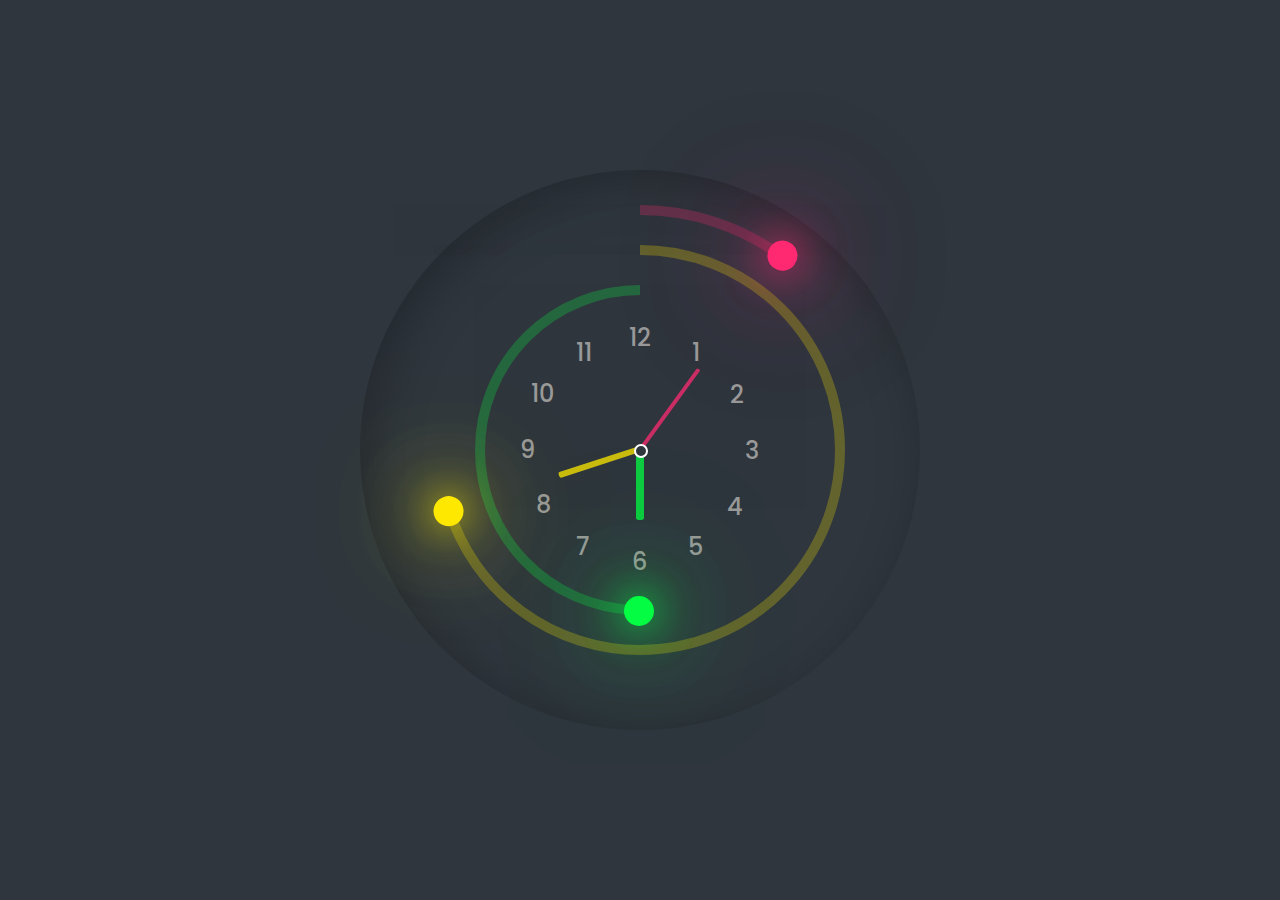
<file: analogclock/index.html>
<!DOCTYPE html>
<html lang="en">

<head>
    <meta charset="UTF-8">
    <meta http-equiv="X-UA-Compatible" content="IE=edge">
    <meta name="viewport" content="width=device-width, initial-scale=1.0">
    <link rel="preconnect" href="https://fonts.googleapis.com">
    <link rel="preconnect" href="https://fonts.gstatic.com" crossorigin>
    <link
        href="https://fonts.googleapis.com/css2?family=Oleo+Script:wght@400;700&family=Poppins:ital,wght@0,100;0,200;0,300;0,400;0,500;0,600;0,700;0,800;0,900;1,100;1,200;1,300;1,400;1,500;1,600;1,700;1,800;1,900&display=swap"
        rel="stylesheet">
    <link rel="stylesheet" href="style.css">
    <title>Digital Clock</title>
</head>

<body>

    <main>
        <div class="clock">
            <div id="time">

                <div class="circle" style="--clr:#ff2972">
                    <div class="dots sec_dot"></div>
                    <svg>
                        <circle cx="120" cy="120" r="120" id="ss"></circle>
                    </svg>
                </div>
                <div class="circle" style="--clr:#fee800">
                    <div class="dots min_dot"></div>
                    <svg>
                        <circle cx="100" cy="100" r="100" id="mm"></circle>
                    </svg>
                </div>
                <div class="circle" style="--clr:#04fc43">
                    <div class="dots hr_dot"></div>
                    <svg>
                        <circle cx="80" cy="80" r="80" id="hh"></circle>
                    </svg>
                </div>

                <div class="niddles" style="--clr2: #ff2972;" id="sc"><i></i></div>
                <div class="niddles niddle2" style="--clr2: #fee800;" id="mn"><i></i></div>
                <div class="niddles niddle3" style="--clr2: #04fc43;" id="hr"><i></i></div>

                <span style="--i:1;"><b>1</b></span>
                <span style="--i:2;"><b>2</b></span>
                <span style="--i:3;"><b>3</b></span>
                <span style="--i:4;"><b>4</b></span>
                <span style="--i:5;"><b>5</b></span>
                <span style="--i:6;"><b>6</b></span>
                <span style="--i:7;"><b>7</b></span>
                <span style="--i:8;"><b>8</b></span>
                <span style="--i:9;"><b>9</b></span>
                <span style="--i:10;"><b>10</b></span>
                <span style="--i:11;"><b>11</b></span>
                <span style="--i:12;"><b>12</b></span>

            </div>
        </div>
    </main>

    <script src="script.js"></script>
</body>

</html>
</file>
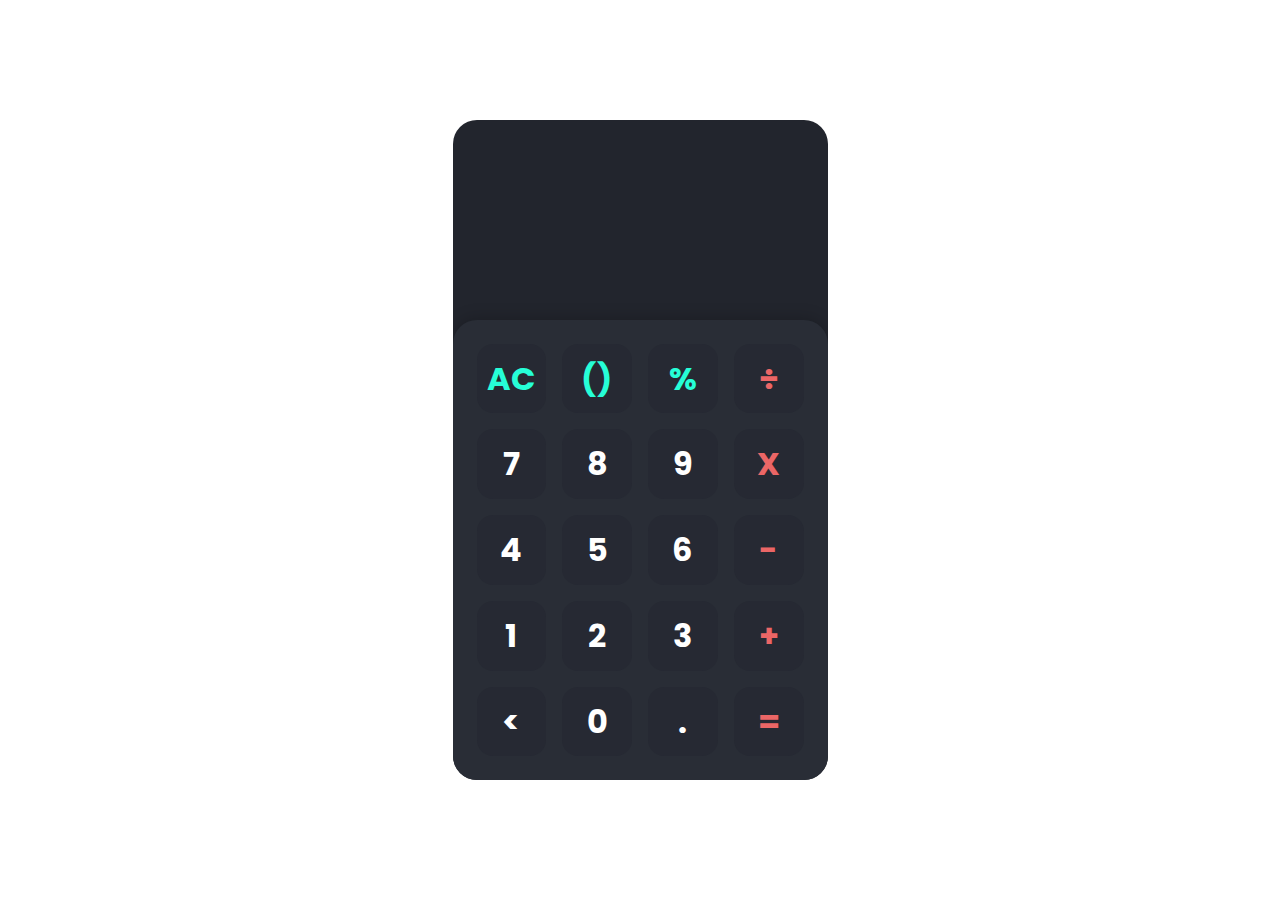
<file: calculators/index.html>
<!DOCTYPE html>
<html lang="en">

<head>
    <meta charset="UTF-8">
    <meta http-equiv="X-UA-Compatible" content="IE=edge">
    <meta name="viewport" content="width=device-width, initial-scale=1.0">
    <link rel="preconnect" href="https://fonts.googleapis.com">
    <link rel="preconnect" href="https://fonts.gstatic.com" crossorigin>
    <link
        href="https://fonts.googleapis.com/css2?family=Oleo+Script:wght@400;700&family=Poppins:ital,wght@0,100;0,200;0,300;0,400;0,500;0,600;0,700;0,800;0,900;1,100;1,200;1,300;1,400;1,500;1,600;1,700;1,800;1,900&display=swap"
        rel="stylesheet">
    <link rel="stylesheet" href="index.css" />
    <title>Calculator</title>
</head>

<body>

    <main class="main_container">
        <div class="app">
            <div class="calculator">
                
                <div class="display">
                    <div class="content">
                        <div class="input">
                            
                        </div>
                        <div class="output"></div>
                    </div>
                </div>

                <div class="keys">

                    <div data-key="clear" class="key action">
                        <span>AC</span>
                    </div>
                    <div data-key="brackets" class="key action">
                        <span>()</span>
                    </div>
                    <div data-key="%" class="key action">
                        <span>%</span>
                    </div>
                    <div data-key="/" class="key operator">
                        <span>÷</span>
                    </div>

                    <div data-key="7" class="key">
                        <span>7</span>
                    </div>
                    <div data-key="8" class="key">
                        <span>8</span>
                    </div>
                    <div data-key="9" class="key">
                        <span>9</span>
                    </div>
                    <div data-key="*" class="key operator">
                        <span>X</span>
                    </div>

                    <div data-key="4" class="key">
                        <span>4</span>
                    </div>
                    <div data-key="5" class="key">
                        <span>5</span>
                    </div>
                    <div data-key="6" class="key">
                        <span>6</span>
                    </div>
                    <div data-key="-" class="key operator">
                        <span> -</span>
                    </div>

                    <div data-key="1" class="key">
                        <span>1</span>
                    </div>
                    <div data-key="2" class="key">
                        <span>2</span>
                    </div>
                    <div data-key="3" class="key">
                        <span>3</span>
                    </div>
                    <div data-key="+" class="key operator">
                        <span>+</span>
                    </div>

                    <div data-key="backspace" class="key">
                        <span>&lt;</span>
                    </div>
                    <div data-key="0" class="key">
                        <span>0</span>
                    </div>
                    <div data-key="." class="key">
                        <span>.</span>
                    </div>
                    <div data-key="=" class="key operator">
                        <span> = </span>
                    </div>

                </div>
            </div>
        </div>
    </main>

    <script src="index.js"></script>
</body>

</html>
</file>
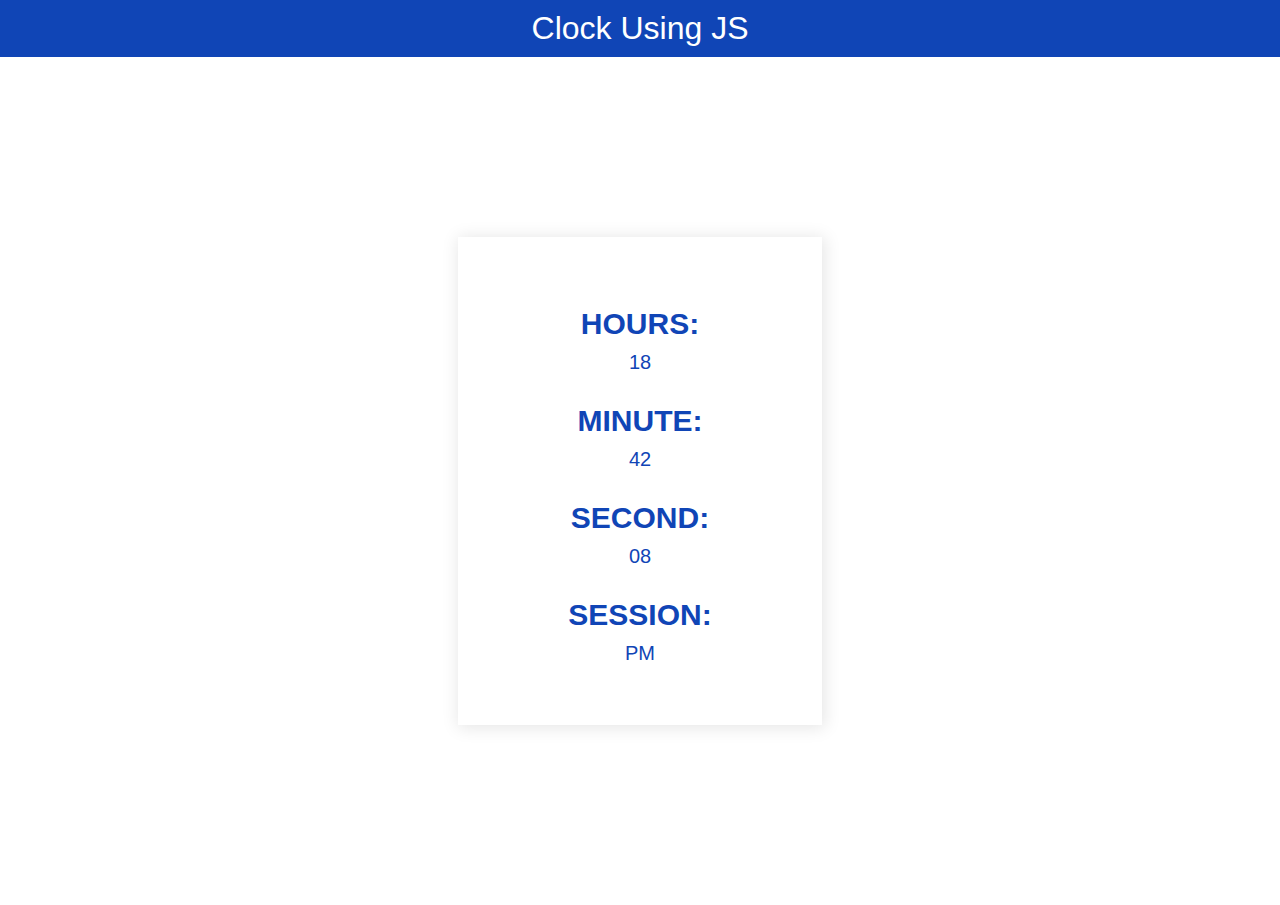
<file: digitalclock/index.html>
<!DOCTYPE html>
<html lang="en">

<head>
    <meta charset="UTF-8">
    <meta http-equiv="X-UA-Compatible" content="IE=edge">
    <meta name="viewport" content="width=device-width, initial-scale=1.0">
    <link rel="stylesheet" href="style.css">
    <title>Clock Using Js</title>
</head>

<body>
    <div class="container">
        <h1>Clock Using JS</h1>
    </div>

    <div class="container-main">

        <div class="hr-con container-det">
            <h3>HOURS:</h3>
            <span id="hrs">00</span>
        </div>

        <div class="min-con container-det">
            <h3>MINUTE:</h3>
            <span id="min">00</span>
        </div>

        <div class="sec-con container-det">
            <h3>SECOND:</h3>
            <span id="sec">00</span>
        </div>

        <div class="sess-con container-det">
            <h3>SESSION:</h3>
            <span id="sess">00</span>
        </div>

    </div>




    <script src="script.js"></script>
</body>

</html>
</file>
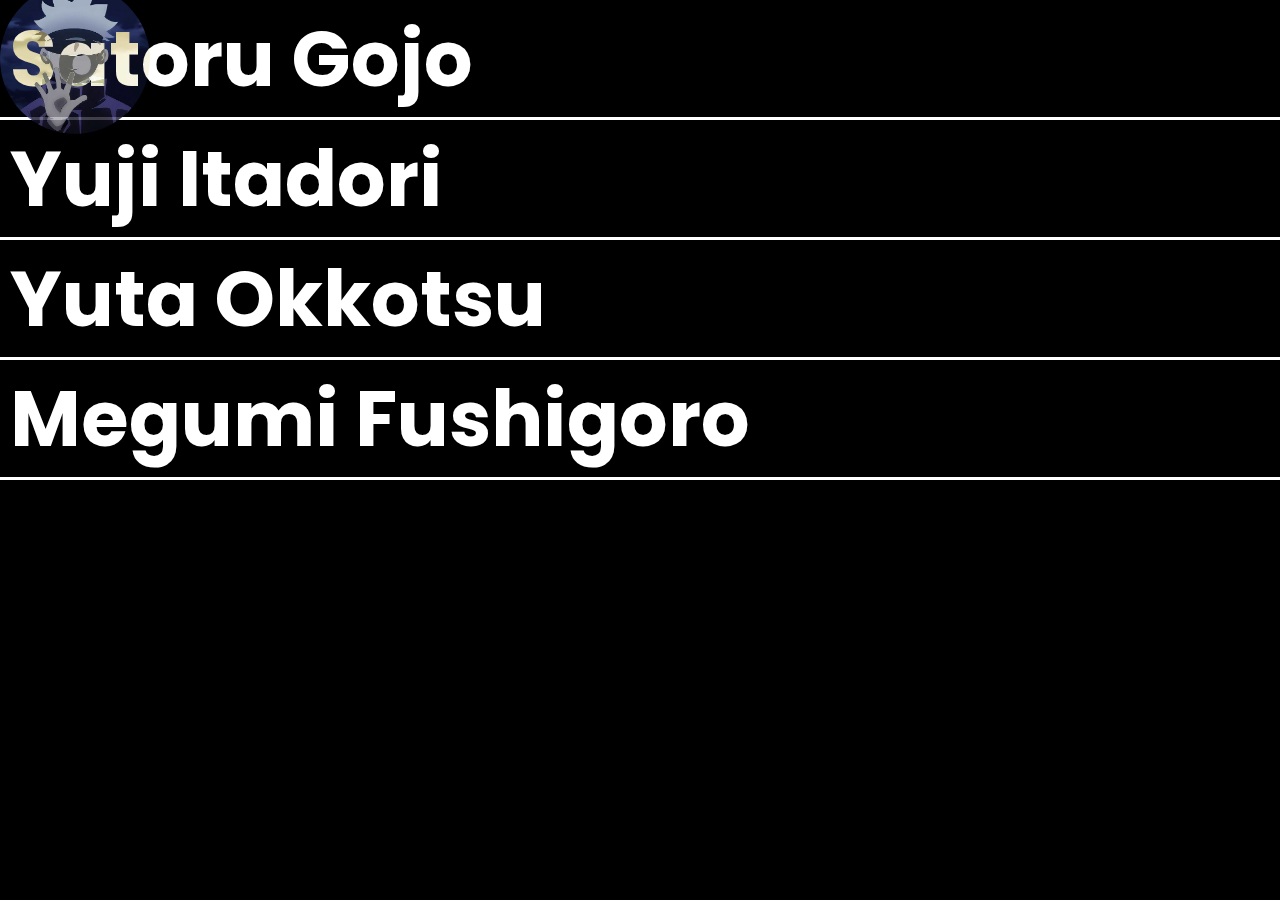
<file: multiimage/index.html>
<!DOCTYPE html>
<html lang="en">
<head>
    <meta charset="UTF-8">
    <meta http-equiv="X-UA-Compatible" content="IE=edge">
    <meta name="viewport" content="width=device-width, initial-scale=1.0">
    <link rel="stylesheet" href="style.css">
    <title>Multiple Image Hovering</title>
</head>
<body>

    <div id="main_container">
        <div class="elem">
            <h1>Satoru Gojo</h1>
            <img src="satoru_gojo.jpg" alt="satoru_gojo">
        </div>
        <div class="elem">
            <h1>Yuji Itadori</h1>
            <img src="yuji_itadori.jpg" alt="yuji_itadori">
        </div>
        <div class="elem">
            <h1>Yuta Okkotsu</h1>
            <img src="yuta_okkotsu.jpg" alt="yuta_okkotsu">
        </div>
        <div class="elem">
            <h1>Megumi Fushigoro</h1>
            <img src="megumi_fushigoro.jpg" alt="megumi_fushigoro">
        </div>
    </div>
    
    <script src="script.js"></script>
</body>
</html>
</file>
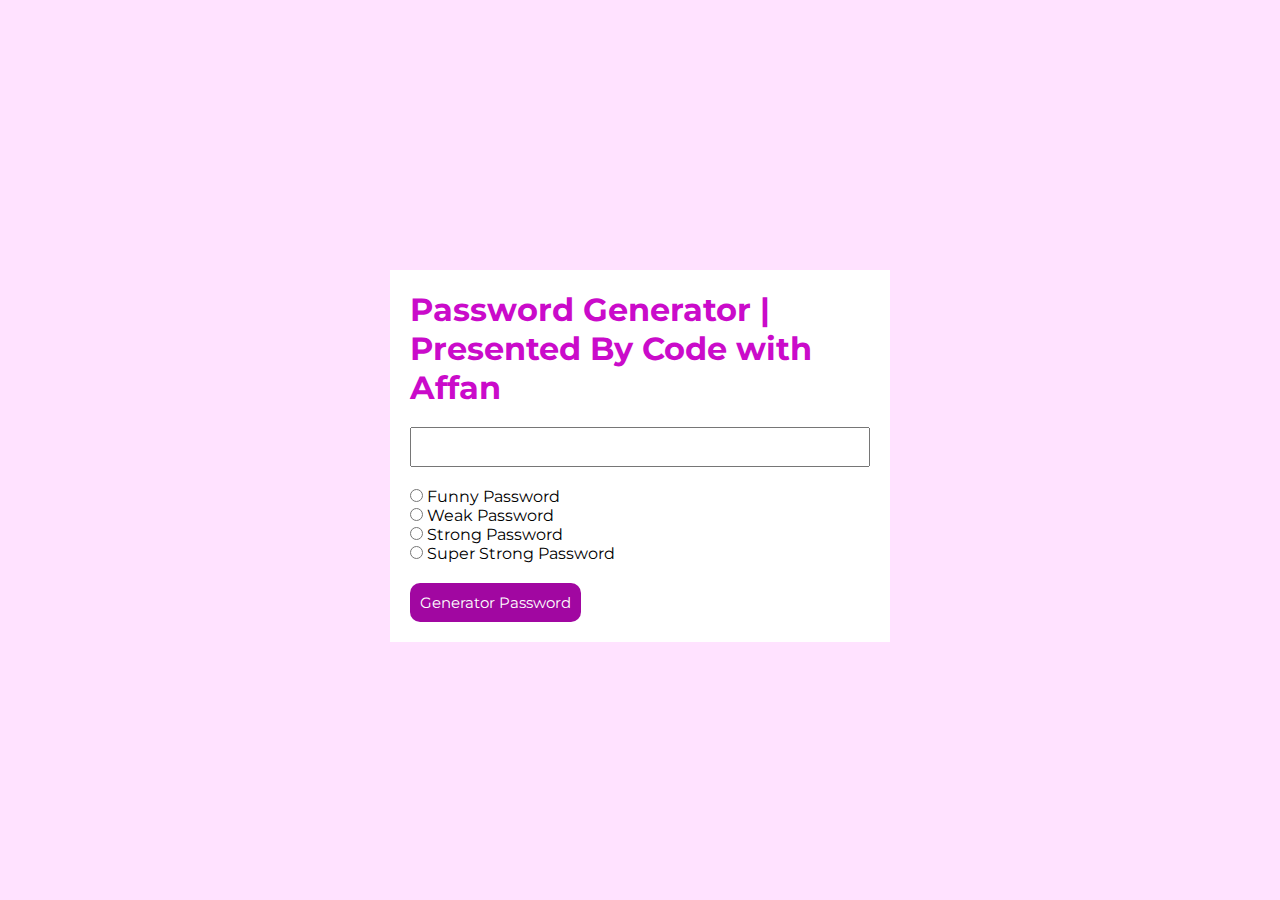
<file: passwordgenerator/index.html>
<!DOCTYPE html>
<html lang="en">

<head>
    <meta charset="UTF-8">
    <meta http-equiv="X-UA-Compatible" content="IE=edge">
    <meta name="viewport" content="width=device-width, initial-scale=1.0">
    <link rel="stylesheet" href="style.css">
    <title>Password Generator | Presented by code with affan</title>
</head>

<body>

    <div class="container-pass">
        <h1>Password Generator | Presented By Code with Affan</h1>
        <div class="input-section">
            <input type="text" id="generate" class="generate" readonly>
        </div>
        <div class="radio-content">
            <div class="radio">
                <input type="radio" id="radio-input-1" value="1" name="radio" class="radio-input">
                <label for="radio-input-1">Funny Password</label>
            </div>
            <div class="radio">
                <input type="radio" id="radio-input-2" value="2" name="radio" class="radio-input">
                <label for="radio-input-2">Weak Password</label>
            </div>
            <div class="radio">
                <input type="radio" id="radio-input-3" value="3" name="radio" class="radio-input">
                <label for="radio-input-3">Strong Password</label>
            </div>
            <div class="radio">
                <input type="radio" id="radio-input-4" value="4" name="radio" class="radio-input">
                <label for="radio-input-4">Super Strong Password</label>
            </div>
        </div>
        <div class="radio">
            <button type="submit" id="btn" class="btn">Generator Password</button>
        </div>
    </div>

    <script src="index.js"></script>
</body>

</html>
</file>
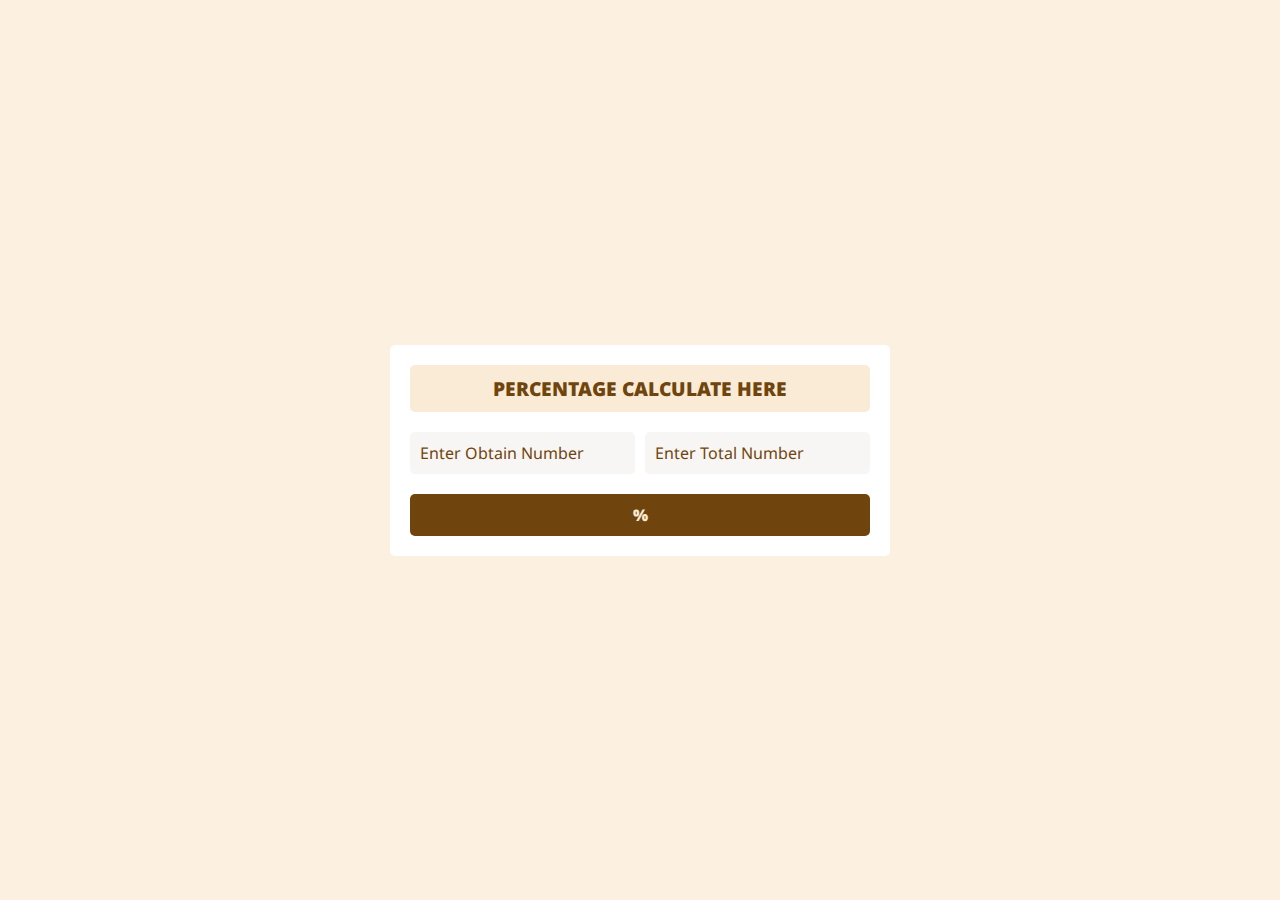
<file: percentageCalculator/index.html>
<!DOCTYPE html>
<html lang="en">

<head>
    <meta charset="UTF-8">
    <meta http-equiv="X-UA-Compatible" content="IE=edge">
    <meta name="viewport" content="width=device-width, initial-scale=1.0">
    <link rel="stylesheet" href="style.css">
    <title>Percentage Calculator | |-_-|</title>
</head>

<body>

    <main class="main_container">
        <div class="main_percent">
            <div class="percentageForm">
                <h3>Percentage Calculate Here</h3>
                <div class="inputs">
                    <input type="number" id="obtain" placeholder="Enter Obtain Number" required>
                    <input type="number" id="total" placeholder="Enter Total Number" required>
                </div>
                <button class="percentBtn" id="percentBtn">%</button>
            </div>
            <div class="percentOutput">
                <div class="outputBox">00</div>
                <span>
                    %
                </span>
            </div>
        </div>
    </main>

    <script src="script.js"></script>
</body>

</html>
</file>
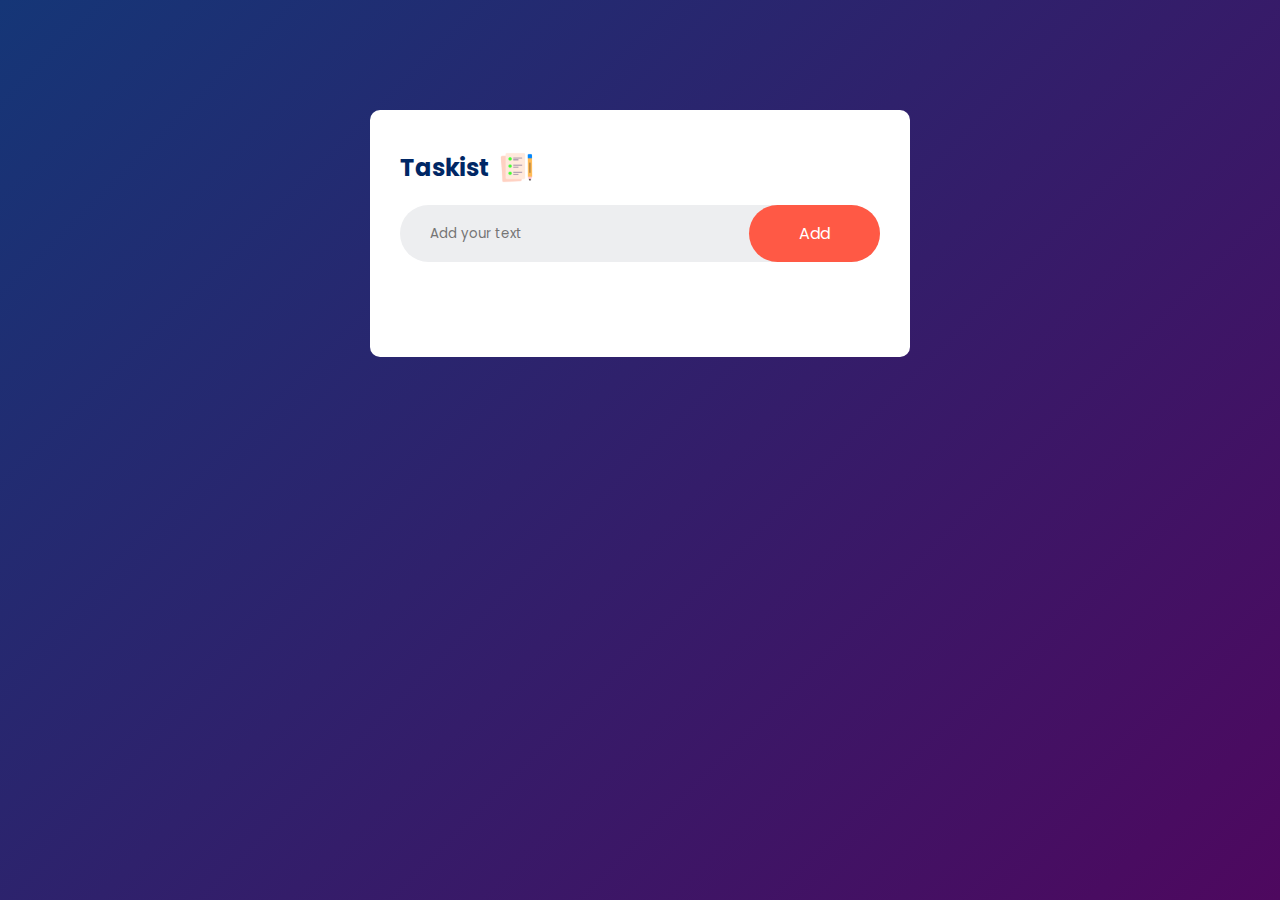
<file: taskist/index.html>
<!DOCTYPE html>
<html lang="en">

<head>
    <meta charset="UTF-8">
    <meta http-equiv="X-UA-Compatible" content="IE=edge">
    <meta name="viewport" content="width=device-width, initial-scale=1.0">
    <meta name="description" content="">
    <meta name="keywords" content="">
    <link rel="shortcut icon" href="img/favicon_taskist.png" type="image/x-icon">
    <link rel="preconnect" href="https://fonts.googleapis.com">
    <link rel="preconnect" href="https://fonts.gstatic.com" crossorigin>
    <link
        href="https://fonts.googleapis.com/css2?family=Oleo+Script:wght@400;700&family=Poppins:ital,wght@0,100;0,200;0,300;0,400;0,500;0,600;0,700;0,800;0,900;1,100;1,200;1,300;1,400;1,500;1,600;1,700;1,800;1,900&display=swap"
        rel="stylesheet">
    <link rel="stylesheet" href="style.css">
    <title>Taskist - Easy Way to Todo</title>
</head>

<body>

    <!-- main container start -->
    <main class="main">
        <div class="todo_container">
            <h2>Taskist <img src="img/icon_taskist.png" alt="icon Taskist"></h2>
            <div class="row">
                <input type="text" id="input-box" placeholder="Add your text">
                <button onclick="addTask()">Add</button>
            </div>
            <ul id="list-container">
                <!-- <li class="checked">Create a website</li>
                <li>Create a Time Table</li> -->
            </ul>
        </div>
    </main>
    <!-- main container end -->


    <script src="script.js"></script>
</body>

</html>
</file>
<file: analogclock/style.css>
* {
    margin: 0;
    padding: 0;
    box-sizing: border-box;
    font-family: 'Poppins', sans-serif;
}

body {
    display: flex;
    justify-content: center;
    align-items: center;
    min-height: 100vh;
    overflow: hidden;
    background: #2f363e;
}

main {
    width: 100%;
    height: 100%;
    display: flex;
    align-items: center;
    justify-content: center;
}

.clock {
    position: relative;
    width: 280px;
    height: 280px;
    display: flex;
    align-items: center;
    justify-content: center;
    scale: 2;
    box-shadow: inset 5px 5px 25px rgba(0, 0, 0, .25);
    border-radius: 50%;
}

.clock::before {
    content: "";
    position: absolute;
    width: 5px;
    height: 5px;
    background: #2f363e;
    z-index: 10000;
    border: 1px solid #fff;
    border-radius: 50%;
}

#time {
    position: relative;
    width: 250px;
    height: 250px;
    display: flex;
    align-items: center;
    justify-content: center;
}

#time .circle {
    position: absolute;
    display: flex;
    align-items: center;
    justify-content: center;
}

#time .circle svg {
    position: relative;
    transform: rotate(270deg);
}

#time .circle:nth-child(1) svg {
    width: 250px;
    height: 250px;
}

#time .circle:nth-child(2) svg {
    width: 210px;
    height: 210px;
}

#time .circle:nth-child(3) svg {
    width: 170px;
    height: 170px;
}

#time .circle svg circle {
    width: 100%;
    height: 100%;
    fill: transparent;
    stroke-width: 5;
    stroke: var(--clr);
    transform: translate(5px, 5px);
    opacity: .25;
}

#time .circle:nth-child(1) svg circle {
    stroke-dasharray: 760;
    stroke-dashoffset: 760;
}

#time .circle:nth-child(2) svg circle {
    stroke-dasharray: 630;
    stroke-dashoffset: 630;
}

#time .circle:nth-child(3) svg circle {
    stroke-dasharray: 510;
    stroke-dashoffset: 510;
}

.dots {
    position: absolute;
    width: 100%;
    height: 100%;
    display: flex;
    align-items: flex-start;
    justify-content: center;
    z-index: 10;
}

.dots::before {
    content: "";
    position: absolute;
    top: -3px;
    width: 15px;
    height: 15px;
    background: var(--clr);
    border-radius: 50%;
    box-shadow: 0 0 20px var(--clr),
        0 0 40px var(--clr),
        0 0 60px var(--clr),
        0 0 80px var(--clr);
}

.niddles {
    position: absolute;
    width: 200px;
    height: 200px;
    border-radius: 50%;
    display: flex;
    justify-content: center;
    align-items: flex-start;
    z-index: 10;
}

.niddles i {
    position: absolute;
    width: 2px;
    background: var(--clr2);
    height: 50%;
    opacity: .75;
    border-radius: 6px;
    transform-origin: bottom;
    transform: scaleY(.5);
}

.niddles.niddle2 {
    width: 170px;
    height: 170px;
    z-index: 9;
}

.niddles.niddle2 i {
    width: 3px;
}

.niddles.niddle3 {
    width: 140px;
    height: 140px;
    z-index: 9;
}

.niddles.niddle3 i {
    width: 4px;
}

#time span {
    position: absolute;
    text-align: center;
    inset: 55px;
    color: #999;
    transform: rotate(calc(30deg * var(--i)));
}

#time span b {
    font-size: .75em;
    font-weight: 500;
    display: inline-block;
    transform: rotate(calc(-30deg * var(--i)));
}
</file>
<file: calculators/index.css>
* {
    margin: 0;
    padding: 0;
    box-sizing: border-box;
    font-family: 'Poppins', sans-serif;
}

.app {
    display: flex;
    justify-content: center;
    align-items: center;
    height: 100vh;
}

.calculator {
    background:  #22252d;
    width: 100%;
    max-width: 375px;
    min-height: 640px;
    display: flex;
    flex-direction: column;
    border-radius: 1.5rem;
    overflow: hidden;
}

.display {
    min-height: 200px;
    padding: 1.5rem;
    display: flex;
    justify-content: flex-end;
    align-items: flex-end;
    color: #fff;
    text-align: right;
    flex: 1 1 0%;
}

.display .input {
    font-size: 1.25rem;
    margin-bottom: .5rem;
}

.display .output {
    font-size: 3rem;
    font-weight: 700;
    max-width: 100%;
    width: 100%;
    overflow: auto;
}

.display .operator {
    color: #eb6666;
}

.display .bracket,
.display .percent,
.display .backspace {
    color: #26fed7;
}

.keys {
    background: #292d36;
    padding: 1.5rem;
    border-radius: 1.5rem 1.5rem 0 0;
    display: grid;
    grid-template-columns: repeat(4, 1fr);
    grid-template-rows: repeat(5, 1fr);
    grid-gap: 1rem;
    box-shadow: 0px -2px 16px rgba(0, 0, 0, .2);
}

.keys .key {
    position: relative;
    cursor: pointer;
    display: block;
    flex: 1 1 0%;
    height: 0;
    padding-top: 100%;
    background: #262933;
    border-radius: 1rem;
    transition: .2s;
    user-select: none;
}

.keys .key span {
    position: absolute;
    top: 50%;
    left: 50%;
    transform: translate(-50%, -50%);
    font-size: 2rem;
    font-weight: 700;
    color: #fff;
}

.keys .key:hover {
    box-shadow: inset 0px 0px 8px rgba(0, 0, 0, .2);
}

.keys .key.operator span {
    color: #eb6666;
}

.keys .key.action span {
    color: #26fed7;
}
</file>
<file: digitalclock/style.css>
* {
    padding: 0;
    margin: 0;
    box-sizing: border-box;
    font-family: "Nunito Sans", sans-serif;
}

.container {
    display: flex;
    align-items: center;
    justify-content: center;
    padding: 10px;
    background: #1045b6;
}

.container h1 {
    font-weight: 300;
    color: #fff;
}

.container-main {
    color: #1045b6;
    width: fit-content;
    box-shadow: 0.1rem 0.1rem 1rem 0.1rem rgba(0, 0, 0, .1);
    padding: 50px 100px;
    margin: 180px auto;
    width: fit-content;
    text-align: center;
}

.container-det {
    padding: 10px 0;
}

.container-det h3 {
    padding: 10px;
    font-size: 30px;
}

.container-det span {
    font-size: 20px;
    font-weight: 500;
}

body {
    width: 100%;
}
</file>
<file: multiimage/style.css>
@import url('https://fonts.googleapis.com/css2?family=Noto+Sans:ital,wght@0,100;0,200;0,300;0,400;0,500;0,600;0,700;0,800;0,900;1,100;1,200;1,300;1,400;1,500;1,600&family=Poppins:wght@100;200;300;400;500;600;700;800;900&family=Rowdies:wght@300;400;700&display=swap');

* {
    margin: 0;
    padding: 0;
    box-sizing: border-box;
    font-family: "Poppins", sans-serif;
}

html, body {
    height: 100%;
    width: 100%;
    overflow-x: hidden;
}

#main_container {
    width: 100%; height: 100%;
    background: #000;
    position: relative;
}

#main_container .elem {
    width: 100%; height: 120px;
    border-bottom: 3px solid #fff;
    display: flex;
    align-items: center;
    justify-content: flex-start;
    position: relative;
}

#main_container .elem h1 {
    font-size: 6vw;
    color: #fff;
    padding: 0 10px;
    position: relative;
    z-index: 9;
    mix-blend-mode: difference;
}

#main_container .elem img {
    width: 150px; height: 150px;
    object-fit: cover;
    object-position: center;
    border-radius: 50%;
    position: absolute;
    transition: .2s linear;
    opacity: 0;
}
</file>
<file: passwordgenerator/style.css>
@import url('https://fonts.googleapis.com/css2?family=Montserrat:wght@100;200;300;400;500;600;700;800;900&family=Ubuntu:ital,wght@0,300;0,400;0,500;0,700;1,300;1,400;1,500;1,700&display=swap');

* {
    margin: 0;
    padding: 0;
    font-family: "Montserrat", sans-serif;
    box-sizing: border-box;
}

body {
    display: flex;
    align-items: center;
    justify-content: center;
    transform: translateY(30vh);
    background: #f2f2;
}

.container-pass {
    display: block;
    width: 500px;
    background: #fff;
    padding: 20px;
    display: flex;
    flex-direction: column;
    gap: 20px;
}

.container-pass h1 {
    color: rgb(202, 11, 202);
}

.container-pass .radio button {
    padding: 10px;
    border: none;
    background: rgb(161, 7, 161);
    color: #fff;
    font-size: 15px;
    border-radius: 10px;
    transition: .3s;
}

.container-pass .radio button:hover {
    letter-spacing: 1.5px;
}

.container-pass .generate {
    padding: 10px;
    width: 100%;
    outline: none;
}
</file>
<file: percentageCalculator/style.css>
@import url('https://fonts.googleapis.com/css2?family=Noto+Sans:ital,wght@0,100;0,200;0,300;0,400;0,500;0,600;0,700;0,800;0,900;1,100;1,200;1,300;1,400;1,500;1,600&family=Poppins:wght@100;200;300;400;500;600;700;800;900&family=Rowdies:wght@300;400;700&display=swap');

* {
    margin: 0; padding: 0;
    box-sizing: border-box;
    text-decoration: none;
    font-family: "Noto Sans", sans-serif;
}

body {
    background: rgb(252, 240, 225);
}

/* main container start */
.main_container {
    display: flex;
    align-items: center;
    justify-content: center;
    width: 100%;
    height: 100vh;
    padding: 5px;
}

.main_container .main_percent {
    display: flex;
    align-items: center;
    justify-content: center;
    max-width: 500px;
    width: 100%;
    background: #fff;
    border-radius: 5px;
    flex-direction: column;
}

.main_container .main_percent .percentageForm {
    width: 100%;
    display: flex;
    flex-direction: column;
    justify-content: center;
    padding: 20px;
    gap: 20px;
}

.main_container .main_percent .percentageForm h3 {
    width: 100%;
    text-align: center;
    text-transform: uppercase;
    background: antiquewhite;
    padding: 10px;
    border-radius: 5px;
    font-weight: 900;
    color: rgb(112, 69, 13);
    font-size: 1.2em;
}

.main_container .main_percent .percentageForm .inputs {
    display: flex;
    align-items: center;
    justify-content: center;
    width: 100%;
    gap: 10px;
    flex-wrap: wrap;
}

.main_container .main_percent .percentageForm .inputs input{
    flex: 1 1 180px;
    width: 100%;
    padding: 10px;
    font-size: 1em;
    outline: none;
    border-radius: 5px;
    border: none;
    background: rgba(112, 69, 13, 0.048);
    color: rgb(112, 69, 13);
}

.main_container .main_percent .percentageForm .inputs input::placeholder {
    color: rgb(112, 69, 13);
}

.main_container .main_percent .percentageForm .percentBtn {
    padding: 10px;
    border: none;
    border-radius: 5px;
    font-size: 1em;
    text-transform: uppercase;
    font-weight: 900;
    background: rgb(112, 69, 13);
    color: antiquewhite;
    cursor: pointer;
    position: relative;
    overflow: hidden;
    z-index: 1;
}

.main_container .main_percent .percentageForm .percentBtn::before {
    content: "";
    position: absolute;
    width: 0%; height: 100%;
    z-index: -1;
    background: antiquewhite;
    top: 0; left: 0;
    transition: .3s linear;
}

.main_container .main_percent .percentageForm .percentBtn:hover::before {
    width: 100%;
}

.main_container .main_percent .percentageForm .percentBtn:hover {
    color: rgb(112, 69, 13);
}

.main_container .main_percent .percentOutput {
    display: flex;
    align-items: flex-end;
    justify-content: center;
    background: rgba(112, 69, 13, 0.048);
    width: 100%;
    padding: 20px;
    display: none;
}

.main_container .main_percent .percentOutput .outputBox {
    font-size: 3em;
    font-weight: 900;
    color: rgb(112, 69, 13);
}

.main_container .main_percent .percentOutput span {
    transform: translateY(-10px);
    color: rgb(112, 69, 13);
    font-weight: 500;
}

/* main container end */
</file>
<file: taskist/style.css>
* {
    margin: 0;
    padding: 0;
    box-sizing: border-box;
    font-family: 'Poppins', sans-serif;
}

.main {
    width: 100%;
    min-height: 100vh;
    background: linear-gradient(135deg, #153677, #4e085f);
    padding: 10px;
}

.todo_container {
    width: 100%;
    max-width: 540px;
    background: #fff;
    margin: 100px auto 20px;
    padding: 40px 30px 70px;
    border-radius: 10px;
}

.todo_container h2 {
    color: #002765;
    display: flex;
    align-items: center;
    margin-bottom: 20px;
}

.todo_container h2 img {
    width: 35px;
    margin-left: 10px;
}

.row {
    display: flex;
    align-items: center;
    justify-content: space-between;
    background: #edeef0;
    border-radius: 30px;
    padding-left: 20px;
    margin-bottom: 25px;
}

.row input {
    flex: 1;
    border: none;
    outline: none;
    background: transparent;
    padding: 10px;
}

.row button {
    border: none;
    outline: none;
    padding: 16px 50px;
    background: #ff5945;
    color: #fff;
    font-size: 16px;
    cursor: pointer;
    border-radius: 40px;
}

.row button:hover {
    background: #000;
}

ul li {
    list-style: none;
    font-size: 17px;
    padding: 12px 8px 12px 50px;
    user-select: none;
    cursor: pointer;
    position: relative;
}

ul li::before {
    content: '';
    position: absolute;
    height: 28px;
    width: 28px;
    border-radius: 50%;
    background: url(img/unchecked.png);
    background-size: cover;
    background-position: center;
    top: 12px;
    left: 8px;
}

ul li.checked {
    color: #555;
    text-decoration: line-through;
}

ul li.checked::before {
    background: url(img/checked.png) 100% 100%;
    background-size: cover;
    background-position: center;
}

ul li span {
    position: absolute;
    right: 0;
    top: 5px;
    width: 40px;
    height: 40px;
    font-size: 22px;
    color: #555;
    line-height: 40px;
    display: flex;
    align-items: center;
    justify-content: center;
    text-align: center;
    transition: .3s;
    border-radius: 50%;
}

ul li span:hover {
    background: #edeef0;
}
</file>
